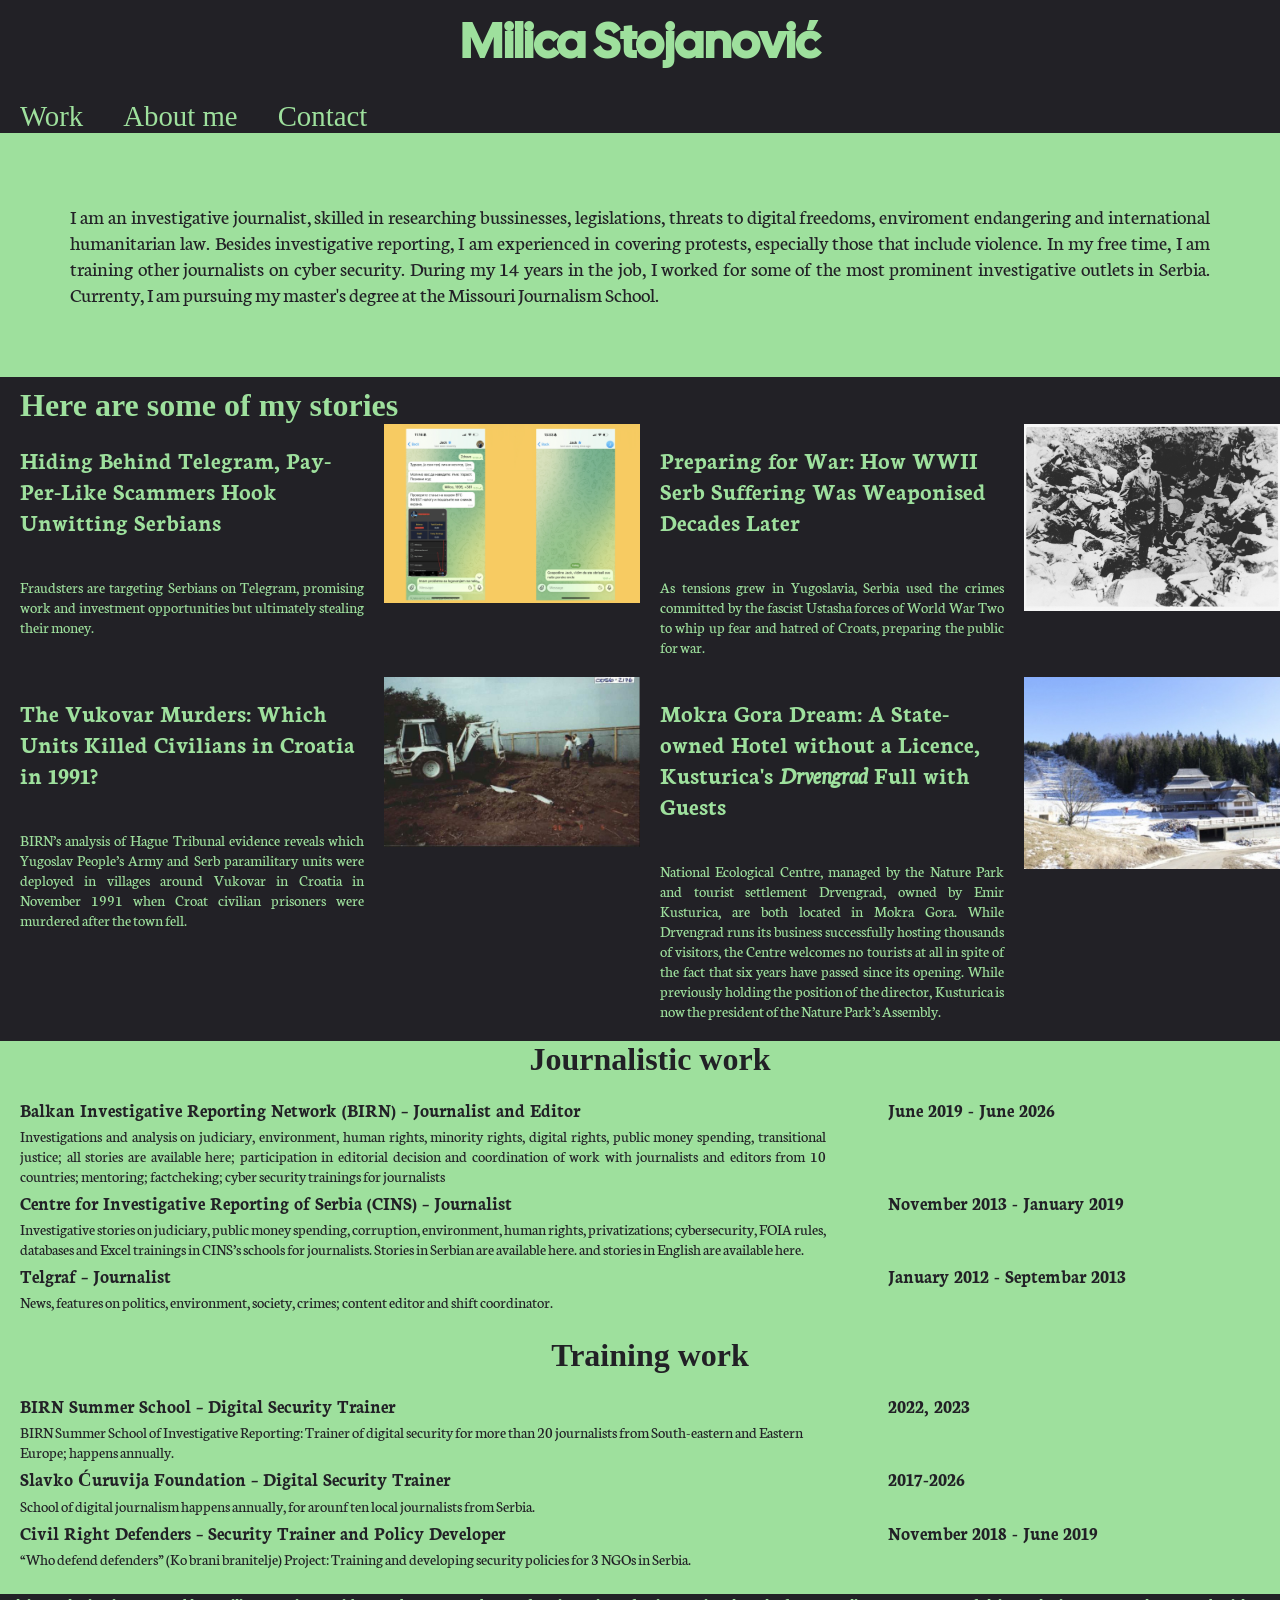
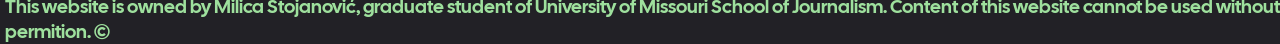
<file: index.html>
<!DOCTYPE html>

<head> 
	<title>Milica Stojanovic | Investigative journalist covering Serbia, digital rights and more</title>
	<meta charset="UTF-8">
	<meta name="viewport" content="width=device-width, initial-scale=1.0">
	<link rel="stylesheet" href="style.css">
	<link rel="preconnect" href="https://fonts.googleapis.com">
   <link rel="preconnect" href="https://fonts.gstatic.com" crossorigin>
   <link href="https://fonts.googleapis.com/css2?family=Cal+Sans&family=Neuton:wght@300&family=Permanent+Marker&display=swap" rel="stylesheet">

    <meta name="description" content="Investigative journalist Milica Stojanovic's portfolio highlights her stories about Serbian corruption, politics, judiciary, war crimes and also digital rights and cybersecurity.">
	
	<meta name="author" content="Milica Stojanovic">

	<meta name="keywords" content="Milica Stojanovic, portfolio, investigative journalist">

    <meta property="og:title" content="Milica Stojanovic | Investigative journalist covering Serbia, digital rights ">
    <meta property="og:description" content="Investigative journalist Milica Stojanovic's portfolio highlights her stories about Serbian corruption, politics, judiciary, war crimes and also digital rights and cybersecurity.">
    <meta property="og:image" content="https://birn.eu.com/wp-content/uploads/2023/03/18451609_10212646466613340_3204064995270000049_o-e1679057744337.jpg">
    <meta property="og:url" content="#####">
    <meta property="og:type" content="website">

    <meta name="twitter:card" content="summary_large_image">
    <meta name="twitter:title" content="Milica Stojanovic | Investigative journalist covering Serbia, digital rights ">
    <meta name="twitter:description" content="Investigative journalist Milica Stojanovic's portfolio highlights her stories about Serbian corruption, politics, judiciary, war crimes and also digital rights and cybersecurity.">
    <meta name="twitter:image" content="https://birn.eu.com/wp-content/uploads/2023/03/18451609_10212646466613340_3204064995270000049_o-e1679057744337.jpg">

</head>

<body>
	<header>
		<h1 id="headerstyle">Milica Stojanović</h1>

		<!-- I took this from professor Becera's portfolio page, how to link Work and About with content on the same page -->

		<div class="navigationbar"> 
		    <ul>
		    	<li><a href="#work">Work</a></li>
		    	<li><a href="#cv">About me</a></li>
		    	<li><a href="contact.html">Contact</a></li>
		    </ul>
		</div>

	<div class="mobilenav">
			  <input class="menu-btn" id="menu-btn" />
			  <label class="menu-icon" for="menu-btn">
			    <span class="navicon" />
			  </label>
			  
			  <nav class='menu'>
			    <a class='nav-item' href="#work">Work</a></a>
			    <a class='nav-item' href="#cv">About me</a>
			    <a class='nav-item' href="contact.html">Contact</a>
			  </nav>
		</div>	

		    
	</header>
	<main>
		<div class="welcome">	
		<p>I am an investigative journalist, skilled in researching bussinesses, legislations, threats to digital freedoms, enviroment endangering and international humanitarian law. Besides investigative reporting, I am experienced in covering protests, especially those that include violence. In my free time, I am training other journalists on cyber security. During my 14 years in the job, I worked for some of the most prominent investigative outlets in Serbia. Currenty, I am pursuing my master's degree at the Missouri Journalism School.</p>
	     </div>

		<section id="work">
		<h2>Here are some of my stories</h2>
		 <div class="storiesbox">
		   <div class="text"><h4><a href="https://balkaninsight.com/2025/12/31/hiding-behind-telegram-pay-per-like-scammers-hook-unwitting-serbians/bi/" target="_blank">Hiding Behind Telegram, Pay-Per-Like Scammers Hook Unwitting Serbians</a></h4>
		   <p>Fraudsters are targeting Serbians on Telegram, promising work and investment opportunities but ultimately stealing their money.</p></div>
		   <div class="photo"><img src="img/Telegram-screenshot-BI-MS.png" alt="Telegram-communication-screenshot-MS">
		   </div> 
		   <div class="text"><h4><a href="https://balkaninsight.com/2026/05/28/preparing-for-war-how-wwii-serb-suffering-was-weaponised-decades-later/btj/" target="_blank">Preparing for War: How WWII Serb Suffering Was Weaponised Decades Later</a></h4>
		   <p>As tensions grew in Yugoslavia, Serbia used the crimes committed by the fascist Ustasha forces of World War Two to whip up fear and hatred of Croats, preparing the public for war.</p></div>
		   <div class="photo"><img src="img/Ustasha-Holocaust-Memorial-Museum.jpeg" alt=" Photo: United States Holocaust Memorial Museum, courtesy of Jewish Historical Museum, Belgrade."> 
		   </div>
		 </div> 
		 <div class="storiesbox"> 
		   <div class="text"><h4><a href="https://balkaninsight.com/2020/11/18/the-vukovar-murders-which-units-killed-civilians-in-croatia-in-1991/btj/" tagret="_blank">The Vukovar Murders: Which Units Killed Civilians in Croatia in 1991?</a></h4>
		   <p>BIRN’s analysis of Hague Tribunal evidence reveals which Yugoslav People’s Army and Serb paramilitary units were deployed in villages around Vukovar in Croatia in November 1991 when Croat civilian prisoners were murdered after the town fell.</p>
		   </div>
		   <div class="photo"><img src="img/Vukovar-mass-grave-1991-ICTY.jpg" alt="Initial investigation into the Ovcara grave site by Clyde Snow. Source: ICTY.">
		   </div>
		   <div class="text"><h4><a href="https://www.cins.rs/en/mokra-gora-dream-a-state-owned-hotel-without-a-licence-kusturicas-drvengrad-full-with-guests/" target="_blank">Mokra Gora Dream: A State-owned Hotel without a Licence, Kusturica&apos;s <em>Drvengrad</em> Full with Guests</a></h4>
		   <p>National Ecological Centre, managed by the Nature Park and tourist settlement Drvengrad, owned by Emir Kusturica, are both located in Mokra Gora. While Drvengrad runs its business successfully hosting thousands of visitors, the Centre welcomes no tourists at all in spite of the fact that six years have passed since its opening. While previously holding the position of the director, Kusturica is now the president of the Nature Park’s Assembly.</p>
		   </div>
		   <div class="photo"><img src="img/Ecological-centre-MG-2017.jpg" alt="Ecological entre in MG 2017."></div>
		</div>
	</section>

		<section id="cv">
       <h2>Journalistic work</h2>
          <div class="journalism">
              <div class="journalism_headline">
                    <div class="newsroom"><h3>Balkan Investigative Reporting Network (BIRN) – Journalist and Editor</h3></div>
                    <div class="year"><h3>June 2019 - June 2026</h3></div>
             </div>      	
              <div class="journalism_text"> 
	                 <p>Investigations and analysis on judiciary, environment, human rights, minority rights, digital rights, public money spending, transitional justice; all stories are available <a href="https://balkaninsight.com/author/milica-stojanovic/" target="_blank" style="color:#222126;">here</a>; participation in editorial decision and coordination of work with journalists and editors from 10 countries; mentoring; factcheking; cyber security trainings for journalists </p>
	          </div>
	           <div class="journalism_headline">
	      	        <div class="newsroom"><h3>Centre for Investigative Reporting of Serbia (CINS) – Journalist</h3></div> 
	      	        <div class="year"><h3>November 2013 - January 2019</h3></div>
	      	 </div>
	      	  <div class="journalism_text">
	      		     <p>Investigative stories on judiciary, public money spending, corruption, environment, human rights, privatizations; cybersecurity, FOIA rules, databases and Excel trainings in CINS’s schools for journalists. Stories in Serbian are available <a href="https://www.cins.rs/author/milica-stojanovic/" target="_blank" style="color:#222126;">here.</a> and stories in English are available <a href="https://www.cins.rs/en/author/milica-stojanovic/" target="_blank" style="color:#222126;">here.</a></p>
	          </div>
	           <div class="journalism_headline">
	        	        <div class="newsroom"><h3>Telgraf – Journalist</h3></div>
	        	        <div class="year"><h3>January 2012 - Septembar 2013</h3></div>
	        	 </div>      
	        	  <div class="journalism_text">
	        	  	     <p>News, features on politics, environment, society, crimes; content editor and shift coordinator.</p>
	          </div> 
	      </div>
	    
		<h2>Training work</h2>  
	     <div class="training">
	     	   <div class="training_headline">
	     	   	 <div class="organisation"><h3>BIRN Summer School – Digital Security Trainer</h3></div>
	     	   	 <div class="time"><h3>2022, 2023</h3></div>
	     </div>
	     	  <div class="org_text"><p>BIRN Summer School of Investigative Reporting: Trainer of digital security for more than 20 journalists from South-eastern and Eastern Europe; happens annually.</p>
	     </div>
	     	 
	     	   <div class="training_headline">
	     	       <div class="organisation"><h3>Slavko Ćuruvija Foundation – Digital Security Trainer</h3></div>
	     	       <div class="time"><h3>2017-2026</h3></div>
	     	  </div>
	     	   <div class="org_text"><p>School of digital journalism happens annually, for arounf ten local journalists from Serbia.</p></div>

	     	   <div class="training_headline">
	     	       <div class="organisation"><h3>Civil Right Defenders – Security Trainer and Policy Developer</h3></div>
	     	       <div class="time"><h3>November 2018 - June 2019</h3></div>
	     	  </div>
	     	   <div class="org_text"><p>“Who defend defenders” (Ko brani branitelje) Project: Training and developing security policies for 3 NGOs in Serbia.</p>
	     	</div>	   
	     </div>
	  </section>
     
	</main>
	
	<footer>
		<div style="background-color: #222126; color: #9EE09D; height: 50px; font-size: 1.2rem; font-family: Cal Sans, sans-serif;padding-left: 5px;">
		<p>This website is owned by Milica Stojanović, graduate student of University of Missouri School of Journalism. Content of this website cannot be used without permition. &copy;</p>
		</div>
	</footer>
</body>
</file>
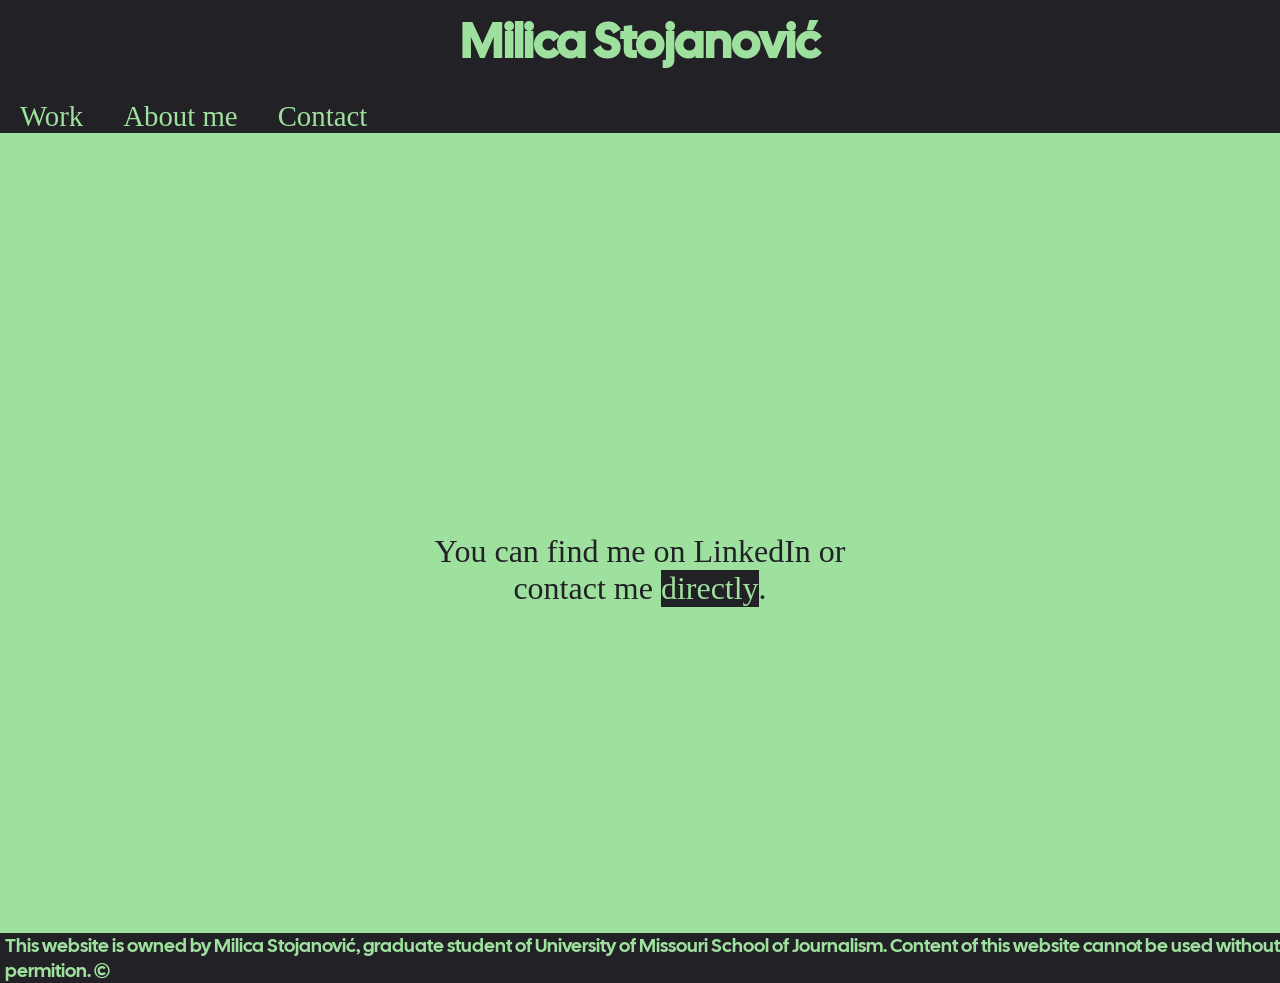
<file: contact.html>
<!DOCTYPE html>

<head> 
	<title>Milica Stojanovic | Investigative journalist covering Serbia, digital rights and more</title>
	<meta charset="UTF-8">
	<meta name="viewport" content="width=device-width, initial-scale=1.0">
	<link rel="stylesheet" href="style.css">
	<link rel="preconnect" href="https://fonts.googleapis.com">
  <link rel="preconnect" href="https://fonts.gstatic.com" crossorigin>
  <link href="https://fonts.googleapis.com/css2?family=Cal+Sans&family=Neuton:wght@300&family=Permanent+Marker&display=swap" rel="stylesheet">
	

    <meta name="description" content="Investigative journalist Milica Stojanovic's portfolio highlights her stories about Serbian corruption, politics, judiciary, war crimes and also digital rights and cybersecurity.">
	
	<meta name="author" content="Milica Stojanovic">

	<meta name="keywords" content="Milica Stojanovic, portfolio, investigative journalist">

	<!-- Open Graph -->
    <meta property="og:title" content="Milica Stojanovic | Investigative journalist covering Serbia, digital rights ">
    <meta property="og:description" content="Investigative journalist Milica Stojanovic's portfolio highlights her stories about Serbian corruption, politics, judiciary, war crimes and also digital rights and cybersecurity.">
    <meta property="og:image" content="https://birn.eu.com/wp-content/uploads/2023/03/18451609_10212646466613340_3204064995270000049_o-e1679057744337.jpg">
    <meta property="og:url" content="#####">
    <meta property="og:type" content="website">

    <!-- Twitter Card -->
    <meta name="twitter:card" content="summary_large_image">
    <meta name="twitter:title" content="Milica Stojanovic | Investigative journalist covering Serbia, digital rights ">
    <meta name="twitter:description" content="Investigative journalist Milica Stojanovic's portfolio highlights her stories about Serbian corruption, politics, judiciary, war crimes and also digital rights and cybersecurity.">
    <meta name="twitter:image" content="https://birn.eu.com/wp-content/uploads/2023/03/18451609_10212646466613340_3204064995270000049_o-e1679057744337.jpg">

</head>

<body>
	<header>
		<h1 id="headerstyle">Milica Stojanović</h1>

		<div class="navigationbar"> 
		    <ul>
		    	<li><a href="index.html">Work</a></li>
		    	<li><a href="index.html">About me</a></li>
		    	<li><a href="contact.html">Contact</a></li>
		    </ul>
		</div>

	<div class="mobilenav">
			  <input class="menu-btn" id="menu-btn" />
			  <label class="menu-icon" for="menu-btn">
			    <span class="navicon" />
			  </label>
			  
			  <nav class='menu'>
			    <a class='nav-item' href="index.html">Work</a></a>
			    <a class='nav-item' href="index.html">About me</a>
			    <a class='nav-item' href="contact.html">Contact</a>
			  </nav>
		</div>	

		    
	</header>
	<main>
    
    <div class="contact">
    	<p>You can find me on <a href="https://www.linkedin.com/in/stojanovicmilica/" target="_blank">LinkedIn</a> or contact me <button type="button" onclick="alert('milicastojanovic@missouri.edu')">directly</button>.</p>	
    </div>        

	</main>
	
	<footer>
		<div style="background-color: #222126; color: #9EE09D; height: 50px; font-size: 1.2rem; font-family: Cal Sans, sans-serif;padding-left: 5px;">
		<p>This website is owned by Milica Stojanović, graduate student of University of Missouri School of Journalism. Content of this website cannot be used without permition. &copy;</p>
		</div>
	</footer>
</body>
</file>
<file: style.css>
* {
	margin: 0;
	padding: 0;
	box-sizing: border-box;
}

body {
	  max-width: 1500px;
		margin: 0, auto;
}

/** I don't know what I did with margins or site width (or both) when I put it on 1200px I have big white space on righthand side*/

#headerstyle {
	text-align: center;
	font-size: 3rem;
	height: 100px;
	padding: 10px;
	background-color: #222126;
	color: #9EE09D;
	font-family: "Cal Sans", sans-serif;
}

.navigationbar ul {
	list-style-type: none;
	background-color: #222126;
	display: flex;
	text-align: flex;
	font-size: 1.8rem;
	font-family: "Permanent Marker", cursive;
}

.navigationbar a {
	color: #9EE09D;
	text-decoration: none;
	padding: 0 20px;
}

.navigationbar a:hover {
	background-color: #9EE09D;
	color:#222126;
}

@media (max-width: 600px) {
	.navigationbar ul {
		flex-direction: column;
	}
}

.mobilenav {
	display: none;
}

.welcome {
	padding: 70px;
	width: 100%;
	display: flex;
	flex-direction: column;
	background-color: #9EE09D;
	color: #222126;
	text-align: justify;
	font-size: 1.3rem;
	font-family: "Neuton", serif;
}

h2 {
	text-align: left;
	padding-left: 20px;
	font-size: 2rem;
	font-family: "Permanent Marker", cursive;
}

#work {
	display: flex;
	flex-direction: column;
	background-color:#222126 ;
	color:#9EE09D;
	padding-top: 10px;
}

.storiesbox {
	width: 100%;
	display: flex;
	margin: 0,5px,0,0;
}

.text {
	width: 60%;
}

.text h4 {
	padding: 20px;
	text-align: left;
	font-size: 1.5rem;
	font-family: "Neuton", serif;
}

.text a {
	color:#9EE09D;
	text-decoration: none;
}

.text a:hover {
	background-color: #9EE09D;
	color: #222126;
}

.text p {
	padding: 20px;
	text-align: justify;
	color: #9EE09D;
	font-family: "Neuton", serif;
}


.photo {
	width: 40%;
}

.photo img {
	width: 100%;
}

#cv {
  display: flex;
	flex-direction: column;
	background-color: #9EE09D;
	color: #222126;
}

#cv h2 {
	text-align: center;
}

.journalism {
	text-align: justify;
	padding: 20px;
	font-family: "Neuton", serif;
	margin: 0, auto;
}

.journalism_headline {
	width: 100%;
	display: flex;
	padding-bottom: 5px;
}

.newsroom {
	width: 70%;
	display: flex;
	text-align: left;

}

.year {
	width: 30%;
	display: flex;
	text-align: right;
}

.journalism_text {
	width: 65%;
	display: flex;
	padding-bottom: 5px;
}

/** there is a problem here, it does not want to show me hoover as it is set up here */

.journalism_text a {
	color: #9EE09D;
	text-decoration: none;
}

.journalism_text a:hover {
	background-color: #222126;
	color: #9EE09D;
}

.training {
	padding: 20px;
	font-family: "Neuton", serif;
	margin: 0, auto;
}

.training_headline {
	width: 100%;
	display: flex;
	padding-bottom: 5px;
}

.organisation {
	width: 70%;
	display: flex;
	text-align: left;
}

.time {
	width: 30%;
	display: flex;
	text-align: left;
}

.org_text {
	width: 65%;
	display: flex;
	padding-bottom: 5px;
}

.contact {
	width: 100%;
	display: flex;
	padding: 400px;
	background-color: #9EE09D;
	color: #222126;
	font-size: 2rem;
	height: 800px;
	text-align: center;
	font-family: "Permanent Marker", cursive;
}

.contact button {
	border: none;
	display: inline-block;
	color: #9EE09D;
	background-color: #222126; 
	font-size: 2rem;
	font-family: "Permanent Marker", cursive;
}

.contact a {
	color:#222126;
	text-decoration: none;
}

.contact a:hover {
	background-color: #222126;
	color: #9EE09D;


@media (min-width: 1200px) {
	body {
		max-width: 1400px;
		margin: 0, auto;
	}




/*This is the mobilenav just in case*/
.mobilenav {
  display: none;
  width: 100%;
  background-color: ##222126;
}

.mobilenav > * {
/*   flex-grow: 1; */
}

.mobilenav {
  margin-left: 1rem;
}

.mobilenav {
  text-decoration: none;
}

/* "Hide" checkbox -- moves it off screen*/
#menu-btn {
  position: absolute;
  top: -100%;
  left: -100%;
}

/* Hide hamburger for bigger screens */
.menu-icon {
  visibility: hidden;
}

.menu {
  display: flex;
  justify-content: space-between;
  align-items: center;
  max-width: 250px;
  margin-right: 2rem;
}

/*end of mobile nav here*/
</file>
